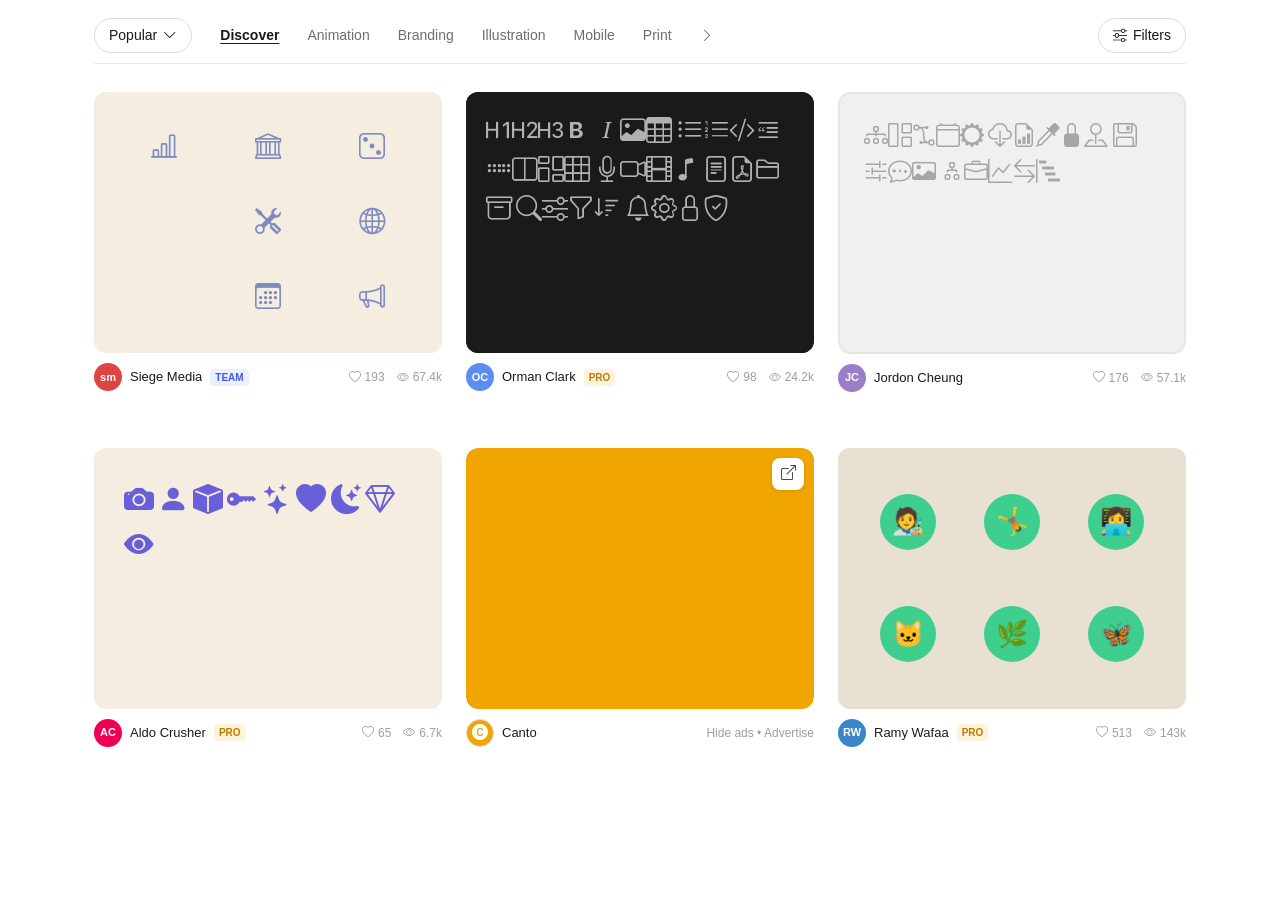
<file: index.html>
<!DOCTYPE html>
<html lang="en">
<head>
  <meta charset="UTF-8">
  <meta name="viewport" content="width=device-width, initial-scale=1">
  <title>Dribble – Search: landing page</title>
  <link rel="stylesheet" href="https://cdn.jsdelivr.net/npm/bootstrap@5.3.3/dist/css/bootstrap.min.css">
  <link rel="stylesheet" href="https://cdn.jsdelivr.net/npm/bootstrap-icons@1.11.3/font/bootstrap-icons.min.css">
  <link rel="stylesheet" href="screen.css">
</head>
<body>

<div class="container-lg px-4">

  <!-- Filter bar -->
  <div class="filter-bar d-flex align-items-center gap-3">

    <button class="btn-popular">
      Popular <i class="bi bi-chevron-down"></i>
    </button>

    <div class="filter-tabs">
      <button class="filter-tab active">Discover</button>
      <button class="filter-tab">Animation</button>
      <button class="filter-tab">Branding</button>
      <button class="filter-tab">Illustration</button>
      <button class="filter-tab">Mobile</button>
      <button class="filter-tab">Print</button>
      <button class="filter-tab"><i class="bi bi-chevron-right"></i></button>
    </div>

    <button class="btn-filters ms-auto">
      <i class="bi bi-sliders"></i> Filters
    </button>

  </div>

  <!-- Shot grid -->
  <div class="row g-4">

    <!-- Card 1 – Siege Media (beige, business icons) -->
    <div class="col-12 col-md-4">
      <div class="shot-card">
        <div class="shot-thumb canvas-beige">
          <div class="shot-placeholder canvas-beige">
            <div class="icon-grid">
              <i class="bi bi-bar-chart-line"></i>
              <i class="bi bi-bank"></i>
              <i class="bi bi-dice-3"></i>
              <i class="bi bi-bag-dollar"></i>
              <i class="bi bi-tools"></i>
              <i class="bi bi-globe2"></i>
              <i class="bi bi-handshake"></i>
              <i class="bi bi-calendar3"></i>
              <i class="bi bi-megaphone"></i>
            </div>
          </div>
          <div class="shot-overlay"></div>
        </div>
        <div class="author-row">
          <div class="author-avatar-text avatar-siege">sm</div>
          <span class="author-name">Siege Media</span>
          <span class="badge-team">TEAM</span>
          <div class="stat-row">
            <span class="stat-item"><i class="bi bi-heart"></i> 193</span>
            <span class="stat-item"><i class="bi bi-eye"></i> 67.4k</span>
          </div>
        </div>
      </div>
    </div>

    <!-- Card 2 – Orman Clark (dark, dense icon set) -->
    <div class="col-12 col-md-4">
      <div class="shot-card">
        <div class="shot-thumb canvas-black">
          <div class="shot-placeholder canvas-black icon-grid icon-grid-dark icon-grid-8col">
            <i class="bi bi-type-h1"></i><i class="bi bi-type-h2"></i><i class="bi bi-type-h3"></i><i class="bi bi-type-bold"></i>
            <i class="bi bi-type-italic"></i><i class="bi bi-link45deg"></i><i class="bi bi-image"></i><i class="bi bi-table"></i>
            <i class="bi bi-list-ul"></i><i class="bi bi-list-ol"></i><i class="bi bi-code-slash"></i><i class="bi bi-blockquote-left"></i>
            <i class="bi bi-grip-horizontal"></i><i class="bi bi-layout-split"></i><i class="bi bi-columns-gap"></i><i class="bi bi-grid-3x3"></i>
            <i class="bi bi-mic"></i><i class="bi bi-camera-video"></i><i class="bi bi-film"></i><i class="bi bi-music-note"></i>
            <i class="bi bi-file-text"></i><i class="bi bi-file-earmark-pdf"></i><i class="bi bi-folder2"></i><i class="bi bi-archive"></i>
            <i class="bi bi-search"></i><i class="bi bi-sliders"></i><i class="bi bi-funnel"></i><i class="bi bi-sort-down"></i>
            <i class="bi bi-bell"></i><i class="bi bi-gear"></i><i class="bi bi-lock"></i><i class="bi bi-shield-check"></i>
          </div>
          <div class="shot-overlay"></div>
        </div>
        <div class="author-row">
          <div class="author-avatar-text avatar-orman">OC</div>
          <span class="author-name">Orman Clark</span>
          <span class="badge-pro">PRO</span>
          <div class="stat-row">
            <span class="stat-item"><i class="bi bi-heart"></i> 98</span>
            <span class="stat-item"><i class="bi bi-eye"></i> 24.2k</span>
          </div>
        </div>
      </div>
    </div>

    <!-- Card 3 – Jordon Cheung (light, outline icons) -->
    <div class="col-12 col-md-4">
      <div class="shot-card">
        <div class="shot-thumb canvas-white">
          <div class="shot-placeholder canvas-white icon-grid icon-grid-outline icon-grid-5col">
            <i class="bi bi-diagram-3"></i><i class="bi bi-grid-1x2"></i><i class="bi bi-bezier2"></i><i class="bi bi-calendar4"></i><i class="bi bi-gear-wide"></i>
            <i class="bi bi-cloud-download"></i><i class="bi bi-file-earmark-bar-graph"></i><i class="bi bi-eyedropper"></i><i class="bi bi-lock-fill"></i><i class="bi bi-pin-map"></i>
            <i class="bi bi-floppy"></i><i class="bi bi-sliders2"></i><i class="bi bi-shield-half"></i><i class="bi bi-chat-dots"></i><i class="bi bi-card-image"></i>
            <i class="bi bi-diagram-2"></i><i class="bi bi-briefcase"></i><i class="bi bi-graph-up"></i><i class="bi bi-arrow-left-right"></i><i class="bi bi-bar-chart-steps"></i>
          </div>
          <div class="shot-overlay"></div>
        </div>
        <div class="author-row">
          <div class="author-avatar-text avatar-jordon">JC</div>
          <span class="author-name">Jordon Cheung</span>
          <div class="stat-row">
            <span class="stat-item"><i class="bi bi-heart"></i> 176</span>
            <span class="stat-item"><i class="bi bi-eye"></i> 57.1k</span>
          </div>
        </div>
      </div>
    </div>

    <!-- Card 4 – Aldo Crusher (beige, purple filled icons) -->
    <div class="col-12 col-md-4">
      <div class="shot-card">
        <div class="shot-thumb canvas-beige">
          <div class="shot-placeholder canvas-beige icon-grid icon-grid-purple icon-grid-3col-wide">
            <i class="bi bi-camera-fill"></i>
            <i class="bi bi-person-fill"></i>
            <i class="bi bi-box-fill"></i>
            <i class="bi bi-key-fill"></i>
            <i class="bi bi-stars"></i>
            <i class="bi bi-heart-fill"></i>
            <i class="bi bi-moon-stars-fill"></i>
            <i class="bi bi-gem"></i>
            <i class="bi bi-eye-fill"></i>
          </div>
          <div class="shot-overlay"></div>
        </div>
        <div class="author-row">
          <div class="author-avatar-text avatar-aldo">AC</div>
          <span class="author-name">Aldo Crusher</span>
          <span class="badge-pro">PRO</span>
          <div class="stat-row">
            <span class="stat-item"><i class="bi bi-heart"></i> 65</span>
            <span class="stat-item"><i class="bi bi-eye"></i> 6.7k</span>
          </div>
        </div>
      </div>
    </div>

    <!-- Card 5 – Canto (ad, orange) -->
    <div class="col-12 col-md-4">
      <div class="shot-card ad-card">
        <div class="shot-thumb">
          <div class="shot-placeholder canvas-orange"></div>
          <div class="overlay-actions overlay-actions--visible">
            <button class="overlay-btn"><i class="bi bi-box-arrow-up-right"></i></button>
          </div>
        </div>
        <div class="author-row">
          <div class="author-avatar-text avatar-canto">
            <i class="bi bi-c-circle-fill avatar-canto__icon"></i>
          </div>
          <span class="author-name">Canto</span>
          <div class="stat-row">
            <span class="ad-actions">
              <a href="#">Hide ads</a> &bull; <a href="#">Advertise</a>
            </span>
          </div>
        </div>
      </div>
    </div>

    <!-- Card 6 – Ramy Wafaa (tan, green illustrations) -->
    <div class="col-12 col-md-4">
      <div class="shot-card">
        <div class="shot-thumb canvas-tan">
          <div class="shot-placeholder canvas-tan">
            <div class="illus-grid">
              <div class="illus-figure illus-figure--green">🧑‍🎨</div>
              <div class="illus-figure illus-figure--green">🤸</div>
              <div class="illus-figure illus-figure--green">👩‍💻</div>
              <div class="illus-figure illus-figure--green">🐱</div>
              <div class="illus-figure illus-figure--green">🌿</div>
              <div class="illus-figure illus-figure--green">🦋</div>
            </div>
          </div>
          <div class="shot-overlay">
            <span class="shot-overlay-title">ilcons / mini illustr...</span>
          </div>
          <div class="overlay-actions">
            <button class="overlay-btn"><i class="bi bi-bookmark"></i></button>
            <button class="overlay-btn"><i class="bi bi-heart"></i></button>
          </div>
        </div>
        <div class="author-row">
          <div class="author-avatar-text avatar-ramy">RW</div>
          <span class="author-name">Ramy Wafaa</span>
          <span class="badge-pro">PRO</span>
          <div class="stat-row">
            <span class="stat-item"><i class="bi bi-heart"></i> 513</span>
            <span class="stat-item"><i class="bi bi-eye"></i> 143k</span>
          </div>
        </div>
      </div>
    </div>

  </div><!-- /row -->
</div><!-- /container -->

<script src="https://cdn.jsdelivr.net/npm/bootstrap@5.3.3/dist/js/bootstrap.bundle.min.js"></script>
</body>
</html>
</file>
<file: screen.css>
/* ── Base ── */

body {
  background: #fff;
  color: #1a1a1a;
  font-family: "Haas Grot Text", "Helvetica Neue", Helvetica, Arial, sans-serif;
}

/* ── Filter bar ── */

.filter-bar {
  padding: 18px 0 10px;
  border-bottom: 1px solid #e8e8e8;
  margin-bottom: 28px;
}

.btn-popular {
  border: 1.5px solid #ddd;
  border-radius: 999px;
  background: #fff;
  color: #1a1a1a;
  font-size: 14px;
  font-weight: 500;
  padding: 6px 14px;
  display: inline-flex;
  align-items: center;
  gap: 6px;
  white-space: nowrap;
}

.btn-popular:hover { background: #f5f5f5; }

.filter-tabs {
  display: flex;
  align-items: center;
  gap: 4px;
  flex-wrap: nowrap;
  overflow: hidden;
}

.filter-tab {
  background: none;
  border: none;
  font-size: 14px;
  font-weight: 500;
  color: #6e6e6e;
  padding: 6px 12px;
  border-radius: 999px;
  white-space: nowrap;
  cursor: pointer;
  transition: background 0.15s, color 0.15s;
}

.filter-tab:hover {
  background: #f5f5f5;
  color: #1a1a1a;
}

.filter-tab.active {
  color: #1a1a1a;
  font-weight: 700;
  text-decoration: underline;
  text-underline-offset: 3px;
}

.btn-filters {
  border: 1.5px solid #ddd;
  border-radius: 999px;
  background: #fff;
  color: #1a1a1a;
  font-size: 14px;
  font-weight: 500;
  padding: 6px 14px;
  display: inline-flex;
  align-items: center;
  gap: 6px;
  white-space: nowrap;
}

.btn-filters:hover { background: #f5f5f5; }

/* ── Shot card ── */

.shot-card {
  margin-bottom: 32px;
}

.shot-thumb {
  border-radius: 12px;
  overflow: hidden;
  position: relative;
  cursor: pointer;
}

.shot-thumb img,
.shot-thumb .shot-placeholder {
  width: 100%;
  aspect-ratio: 4/3;
  object-fit: cover;
  display: block;
  border-radius: 12px;
  transition: transform 0.3s ease;
}

.shot-placeholder {
  display: flex;
  align-items: center;
  justify-content: center;
}

.shot-thumb:hover img,
.shot-thumb:hover .shot-placeholder {
  transform: scale(1.02);
}

.shot-overlay {
  position: absolute;
  inset: 0;
  background: rgba(0, 0, 0, 0);
  border-radius: 12px;
  transition: background 0.25s;
  display: flex;
  align-items: flex-end;
  padding: 12px;
  pointer-events: none;
}

.shot-thumb:hover .shot-overlay {
  background: rgba(0, 0, 0, 0.08);
}

.shot-overlay-title {
  color: #fff;
  font-size: 13px;
  font-weight: 600;
  background: rgba(0, 0, 0, 0.55);
  border-radius: 6px;
  padding: 4px 8px;
  opacity: 0;
  transform: translateY(4px);
  transition: opacity 0.2s, transform 0.2s;
}

.shot-thumb:hover .shot-overlay-title {
  opacity: 1;
  transform: translateY(0);
}

.overlay-actions {
  position: absolute;
  top: 10px;
  right: 10px;
  display: flex;
  gap: 6px;
  opacity: 0;
  transition: opacity 0.2s;
}

.shot-thumb:hover .overlay-actions { opacity: 1; }

.overlay-btn {
  background: #fff;
  border: none;
  border-radius: 8px;
  width: 32px;
  height: 32px;
  display: flex;
  align-items: center;
  justify-content: center;
  font-size: 15px;
  color: #444;
  cursor: pointer;
  box-shadow: 0 1px 4px rgba(0, 0, 0, 0.12);
}

.overlay-btn:hover { background: #f5f5f5; }

/* ── Author row ── */

.author-row {
  display: flex;
  align-items: center;
  margin-top: 10px;
  gap: 8px;
}

.author-avatar {
  width: 28px;
  height: 28px;
  border-radius: 50%;
  object-fit: cover;
  flex-shrink: 0;
}

.author-avatar-text {
  width: 28px;
  height: 28px;
  border-radius: 50%;
  flex-shrink: 0;
  display: flex;
  align-items: center;
  justify-content: center;
  font-size: 11px;
  font-weight: 700;
  color: #fff;
}

.author-name {
  font-size: 13px;
  font-weight: 500;
  color: #1a1a1a;
  margin: 0;
  white-space: nowrap;
  overflow: hidden;
  text-overflow: ellipsis;
}

.badge-team,
.badge-pro {
  font-size: 10px;
  font-weight: 700;
  border-radius: 4px;
  padding: 1px 5px;
  flex-shrink: 0;
}

.badge-team {
  background: #eaf0ff;
  color: #3d5af1;
}

.badge-pro {
  background: #fff3db;
  color: #c07a00;
}

.stat-row {
  display: flex;
  align-items: center;
  gap: 12px;
  margin-left: auto;
  flex-shrink: 0;
}

.stat-item {
  display: flex;
  align-items: center;
  gap: 4px;
  font-size: 12px;
  color: #9e9e9e;
}

/* ── Canvas background colours ── */

.canvas-beige  { background: #f5ede0; }
.canvas-black  { background: #1a1a1a; }
.canvas-white  { background: #f0f0f0; border: 1px solid #e5e5e5; }
.canvas-orange { background: #f0a500; }
.canvas-tan    { background: #e8e0d0; }

/* ── Icon grids inside shot placeholders ── */

.icon-grid {
  display: grid;
  grid-template-columns: repeat(3, 1fr);
  gap: 20px;
  padding: 28px;
  width: 100%;
  height: 100%;
  place-items: center;
}

.icon-grid i         { font-size: 26px; color: #6a7bbd; opacity: 0.85; }
.icon-grid-dark i    { color: #ccc; }
.icon-grid-outline i { font-size: 24px; color: #888; opacity: 0.7; }
.icon-grid-purple i  { font-size: 30px; color: #5146d6; }

/* ── Illustration grid ── */

.illus-grid {
  display: grid;
  grid-template-columns: repeat(3, 1fr);
  gap: 12px;
  padding: 24px;
  width: 100%;
  height: 100%;
  place-items: center;
}

.illus-figure {
  width: 56px;
  height: 56px;
  border-radius: 50%;
  display: flex;
  align-items: center;
  justify-content: center;
  font-size: 26px;
}

/* ── Ad card ── */

.ad-card .shot-placeholder {
  background: #f0a500;
  border-radius: 12px;
  position: relative;
}

.ad-label {
  font-size: 12px;
  color: #9e9e9e;
}

.ad-actions {
  font-size: 12px;
  color: #9e9e9e;
}

.ad-actions a       { color: #9e9e9e; text-decoration: none; }
.ad-actions a:hover { color: #444; }

/* ── Avatar colours ── */

.avatar-siege  { background: #dd4444; }
.avatar-orman  { background: #5b8ef0; }
.avatar-jordon { background: #9b7ec8; }
.avatar-aldo   { background: #ee0055; }
.avatar-canto  { background: #f0a500; border: 1.5px solid #ddd; }
.avatar-ramy   { background: #3a86c8; }

.avatar-canto__icon { color: #fff; font-size: 16px; }

/* ── Icon grid column modifiers ── */

.icon-grid-8col {
  grid-template-columns: repeat(8, 1fr);
  gap: 10px;
  padding: 20px;
}

.icon-grid-5col {
  grid-template-columns: repeat(5, 1fr);
  gap: 14px;
  padding: 24px;
}

.icon-grid-3col-wide {
  grid-template-columns: repeat(3, 1fr);
  gap: 18px;
  padding: 30px;
}

/* ── Overlay always-visible modifier (ad card) ── */

.overlay-actions--visible { opacity: 1; }

/* ── Illustration figure colour modifier ── */

.illus-figure--green { background: #3ecf8e; }
</file>
